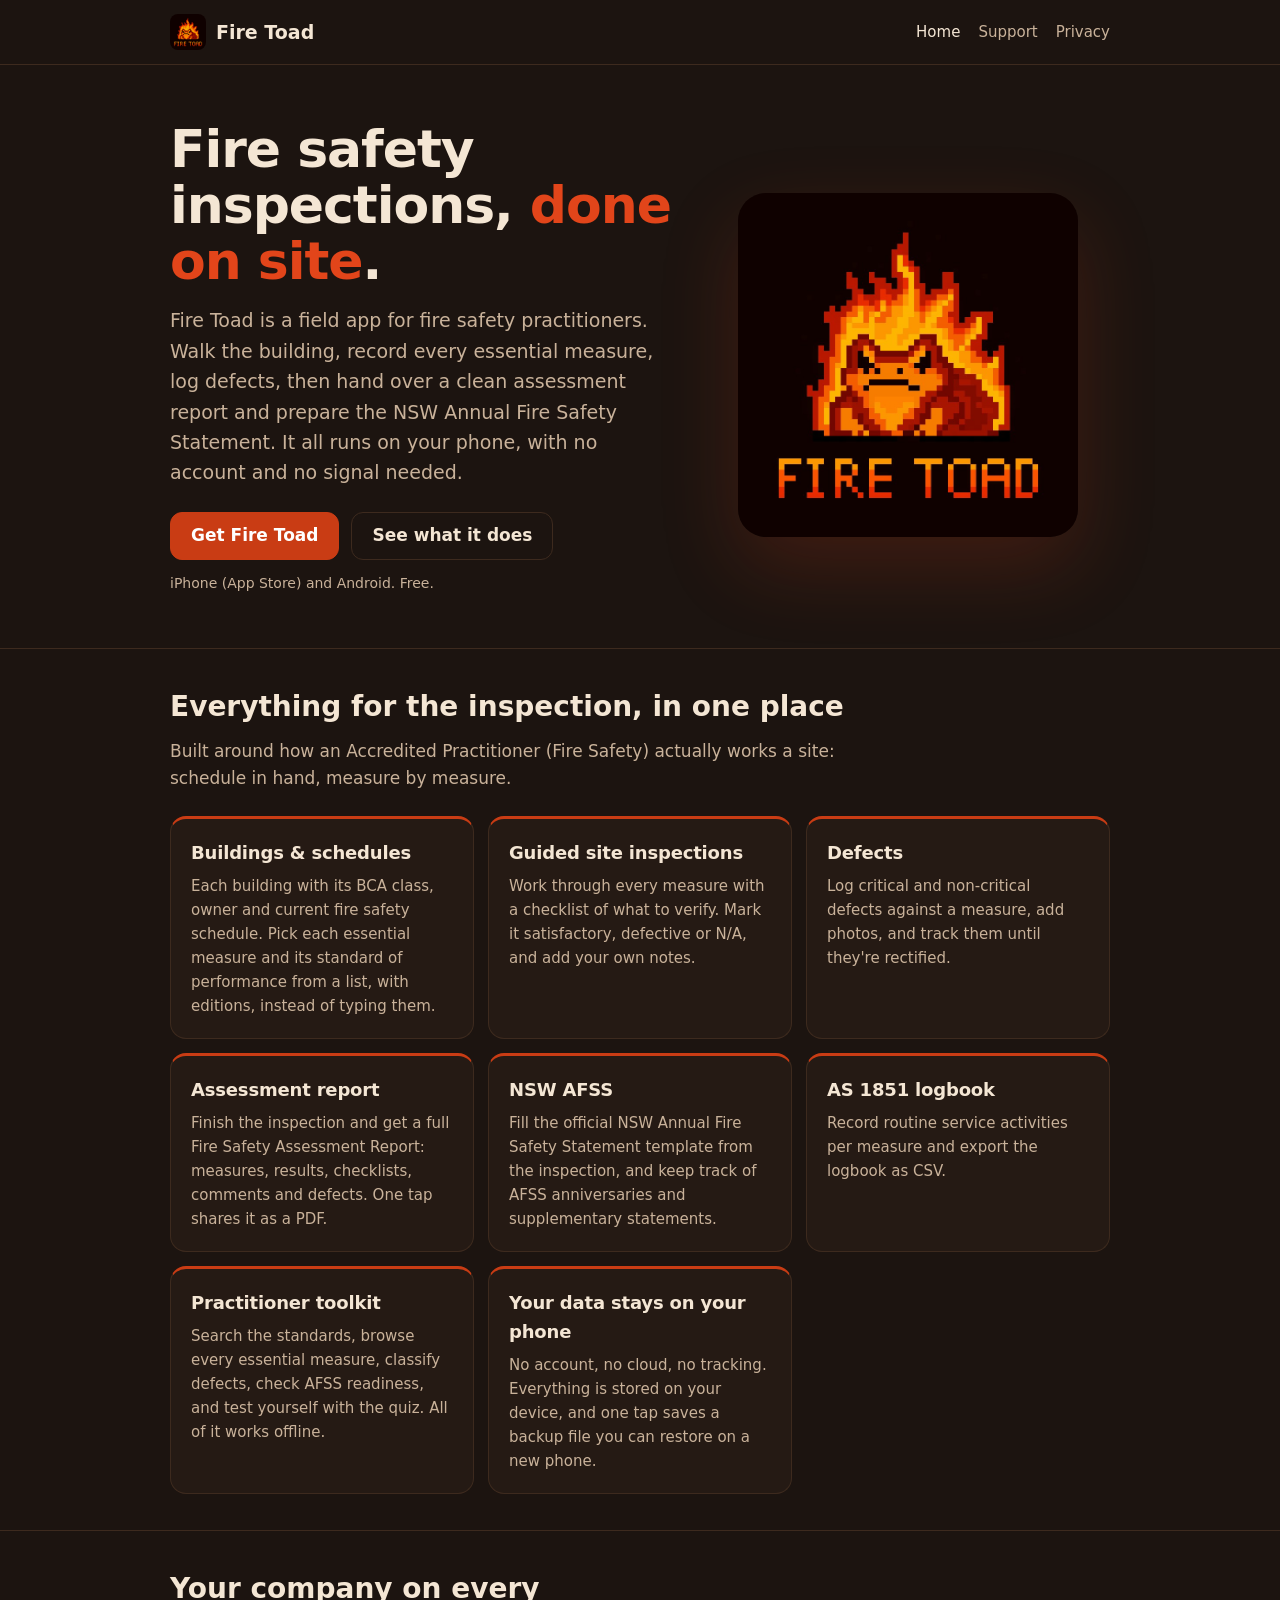
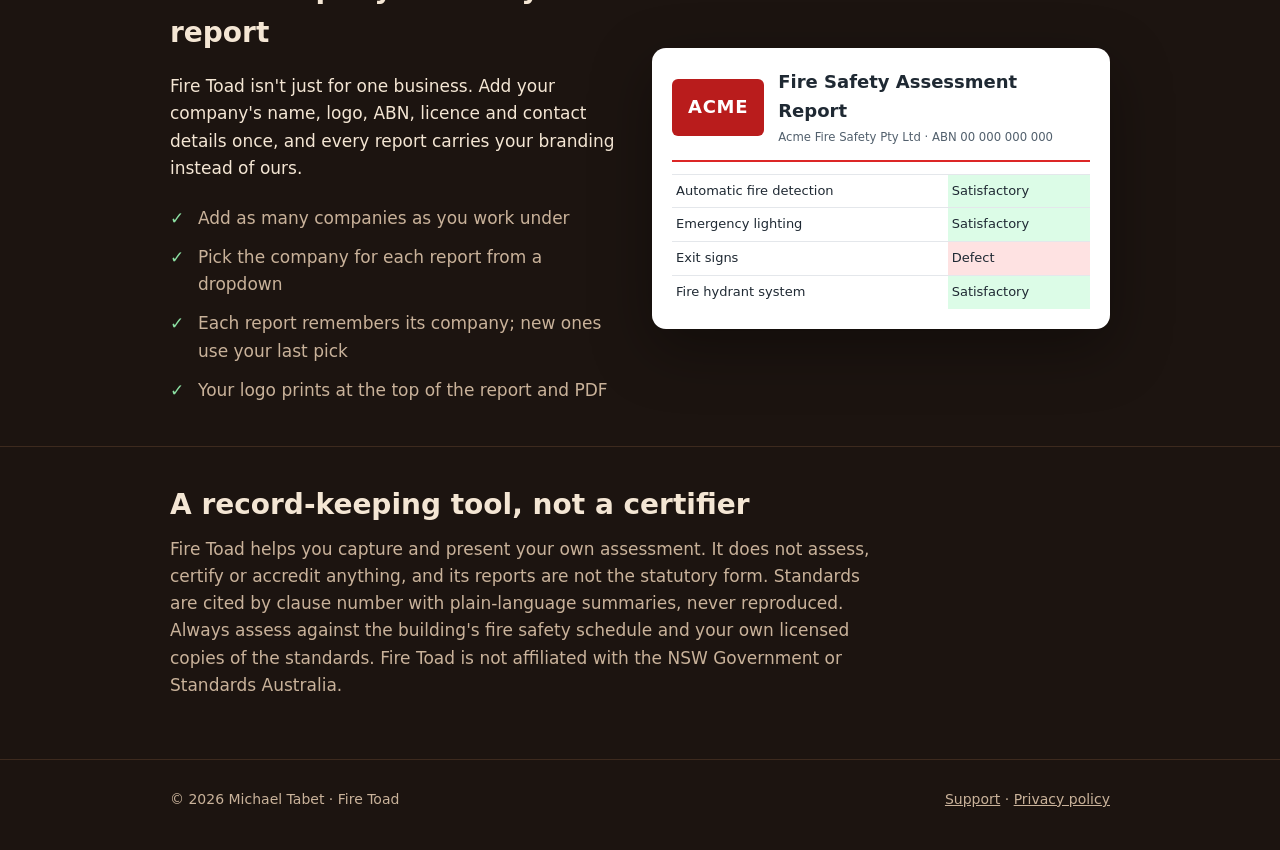
<file: index.html>
<!doctype html>
<html lang="en-AU">
<head>
<meta charset="utf-8">
<meta name="viewport" content="width=device-width, initial-scale=1">
<title>Fire Toad — fire safety inspections, reports and AFSS on your phone</title>
<meta name="description" content="Fire Toad is an offline field app for fire safety practitioners: buildings and schedules, guided site inspections, defects, a branded assessment report and the NSW AFSS form. Put your own company on every report.">
<meta property="og:title" content="Fire Toad — fire safety inspections on your phone">
<meta property="og:description" content="Guided inspections, defects, a branded assessment report and the NSW AFSS form. Works offline. Your company on every report.">
<meta property="og:image" content="firetoad-logo.jpg">
<meta name="theme-color" content="#1c1410">
<link rel="icon" href="firetoad-logo.jpg">
<link rel="apple-touch-icon" href="apple-touch-icon.png">
<link rel="stylesheet" href="style.css">
</head>
<body>
<header class="top">
  <div class="wrap">
    <a class="brand" href="./"><img src="firetoad-logo.jpg" alt="">Fire Toad</a>
    <nav class="links" aria-label="Site">
      <a href="./" aria-current="page">Home</a>
      <a href="support/">Support</a>
      <a href="privacy/">Privacy</a>
    </nav>
  </div>
</header>

<main>
  <div class="wrap hero">
    <div>
      <h1>Fire safety inspections, <em>done on site</em>.</h1>
      <p class="lead">Fire Toad is a field app for fire safety practitioners. Walk the building, record every essential measure, log defects, then hand over a clean assessment report and prepare the NSW Annual Fire Safety Statement. It all runs on your phone, with no account and no signal needed.</p>
      <div class="cta">
        <a class="btn primary" href="support/">Get Fire Toad</a>
        <a class="btn" href="#features">See what it does</a>
      </div>
      <p class="note">iPhone (App Store) and Android. Free.</p>
    </div>
    <img class="logo" src="firetoad-logo.jpg" alt="The Fire Toad logo: a pixel-art toad in flames">
  </div>

  <section id="features">
    <div class="wrap">
      <h2>Everything for the inspection, in one place</h2>
      <p class="sub">Built around how an Accredited Practitioner (Fire Safety) actually works a site: schedule in hand, measure by measure.</p>
      <div class="grid">
        <div class="card"><h3>Buildings &amp; schedules</h3><p>Each building with its BCA class, owner and current fire safety schedule. Pick each essential measure and its standard of performance from a list, with editions, instead of typing them.</p></div>
        <div class="card"><h3>Guided site inspections</h3><p>Work through every measure with a checklist of what to verify. Mark it satisfactory, defective or N/A, and add your own notes.</p></div>
        <div class="card"><h3>Defects</h3><p>Log critical and non-critical defects against a measure, add photos, and track them until they're rectified.</p></div>
        <div class="card"><h3>Assessment report</h3><p>Finish the inspection and get a full Fire Safety Assessment Report: measures, results, checklists, comments and defects. One tap shares it as a PDF.</p></div>
        <div class="card"><h3>NSW AFSS</h3><p>Fill the official NSW Annual Fire Safety Statement template from the inspection, and keep track of AFSS anniversaries and supplementary statements.</p></div>
        <div class="card"><h3>AS 1851 logbook</h3><p>Record routine service activities per measure and export the logbook as CSV.</p></div>
        <div class="card"><h3>Practitioner toolkit</h3><p>Search the standards, browse every essential measure, classify defects, check AFSS readiness, and test yourself with the quiz. All of it works offline.</p></div>
        <div class="card"><h3>Your data stays on your phone</h3><p>No account, no cloud, no tracking. Everything is stored on your device, and one tap saves a backup file you can restore on a new phone.</p></div>
      </div>
    </div>
  </section>

  <section id="your-company">
    <div class="wrap brandstrip">
      <div>
        <h2>Your company on every report</h2>
        <p class="sub">Fire Toad isn't just for one business. Add your company's name, logo, ABN, licence and contact details once, and every report carries your branding instead of ours.</p>
        <ul class="checks">
          <li>Add as many companies as you work under</li>
          <li>Pick the company for each report from a dropdown</li>
          <li>Each report remembers its company; new ones use your last pick</li>
          <li>Your logo prints at the top of the report and PDF</li>
        </ul>
      </div>
      <div class="paper" aria-label="Example of a report branded with a company logo">
        <div class="head">
          <div class="co">ACME</div>
          <div><strong>Fire Safety Assessment Report</strong><small>Acme Fire Safety Pty Ltd · ABN 00 000 000 000</small></div>
        </div>
        <table>
          <tr><td>Automatic fire detection</td><td class="pass">Satisfactory</td></tr>
          <tr><td>Emergency lighting</td><td class="pass">Satisfactory</td></tr>
          <tr><td>Exit signs</td><td class="fail">Defect</td></tr>
          <tr><td>Fire hydrant system</td><td class="pass">Satisfactory</td></tr>
        </table>
      </div>
    </div>
  </section>

  <section>
    <div class="wrap">
      <h2>A record-keeping tool, not a certifier</h2>
      <p class="sub">Fire Toad helps you capture and present your own assessment. It does not assess, certify or accredit anything, and its reports are not the statutory form. Standards are cited by clause number with plain-language summaries, never reproduced. Always assess against the building's fire safety schedule and your own licensed copies of the standards. Fire Toad is not affiliated with the NSW Government or Standards Australia.</p>
    </div>
  </section>
</main>

<footer class="bottom">
  <div class="wrap">
    <span>© 2026 Michael Tabet · Fire Toad</span>
    <span><a href="support/">Support</a> · <a href="privacy/">Privacy policy</a></span>
  </div>
</footer>
</body>
</html>
</file>
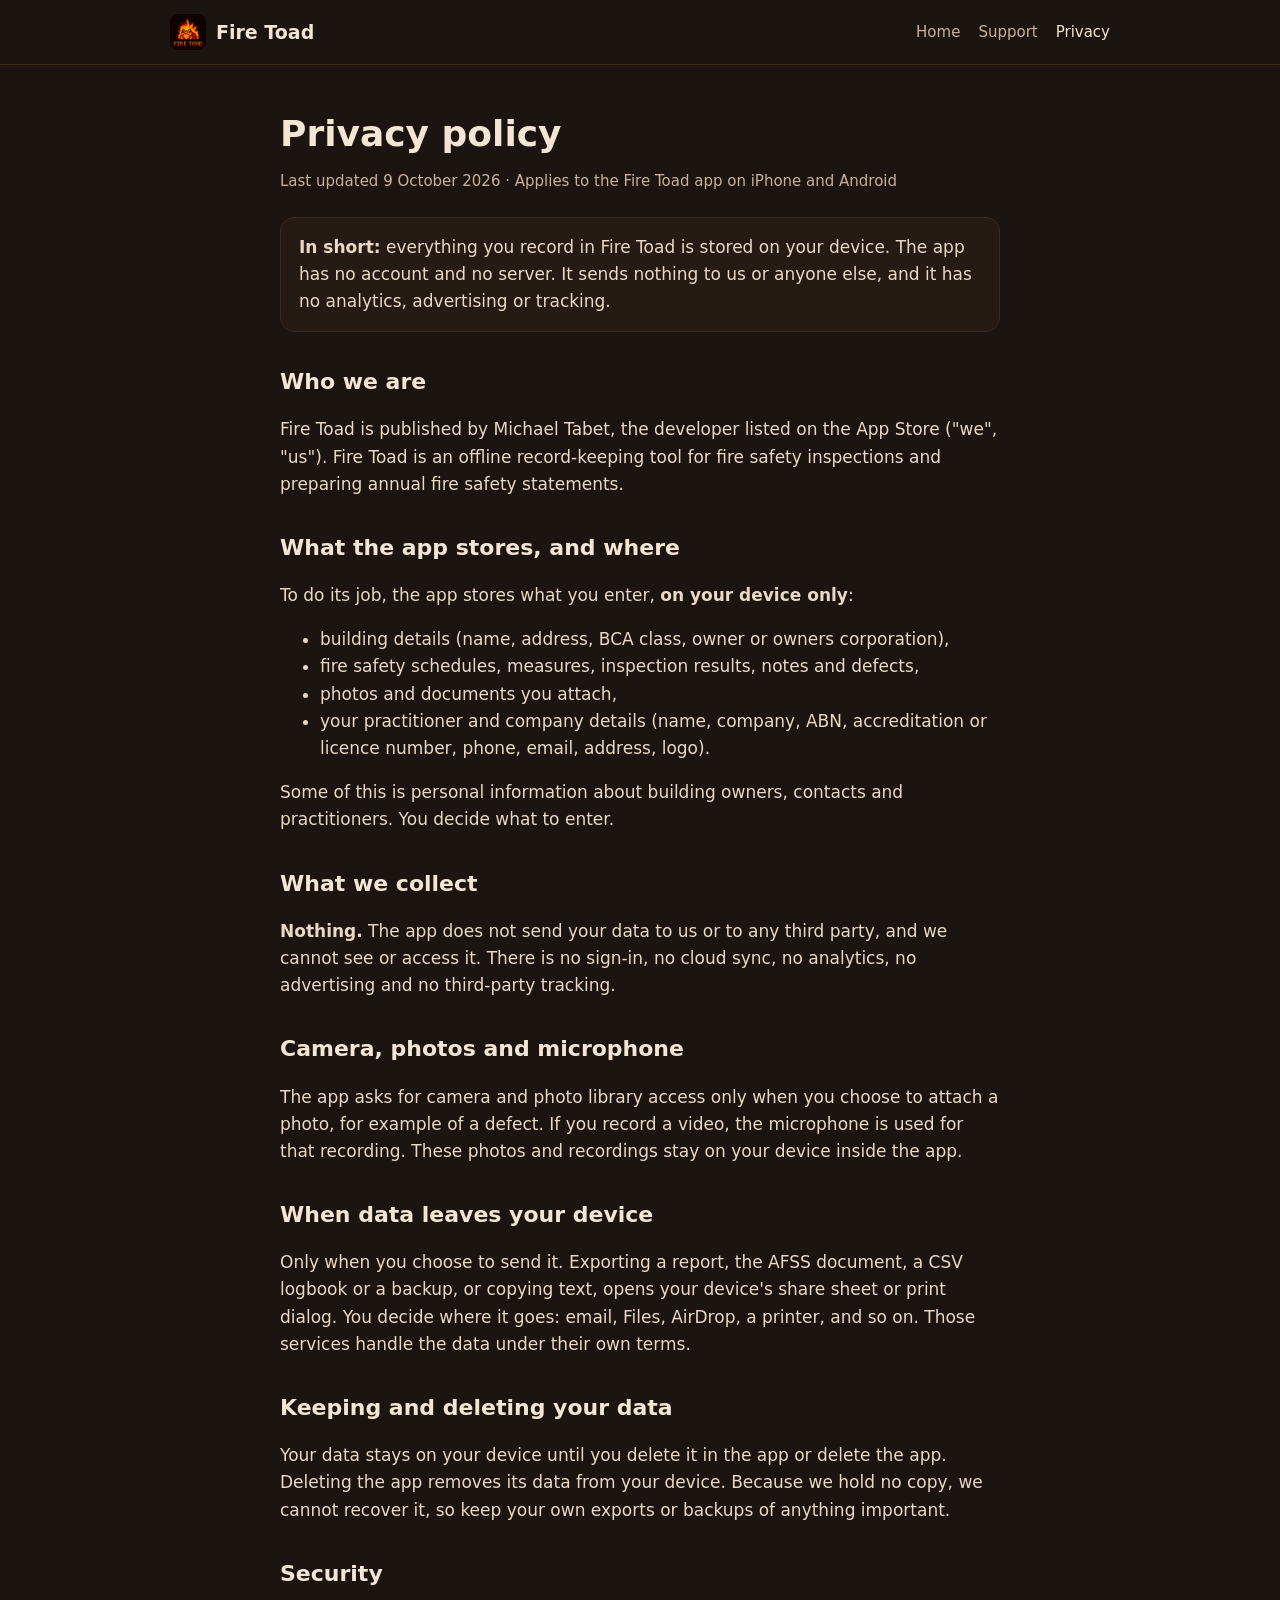
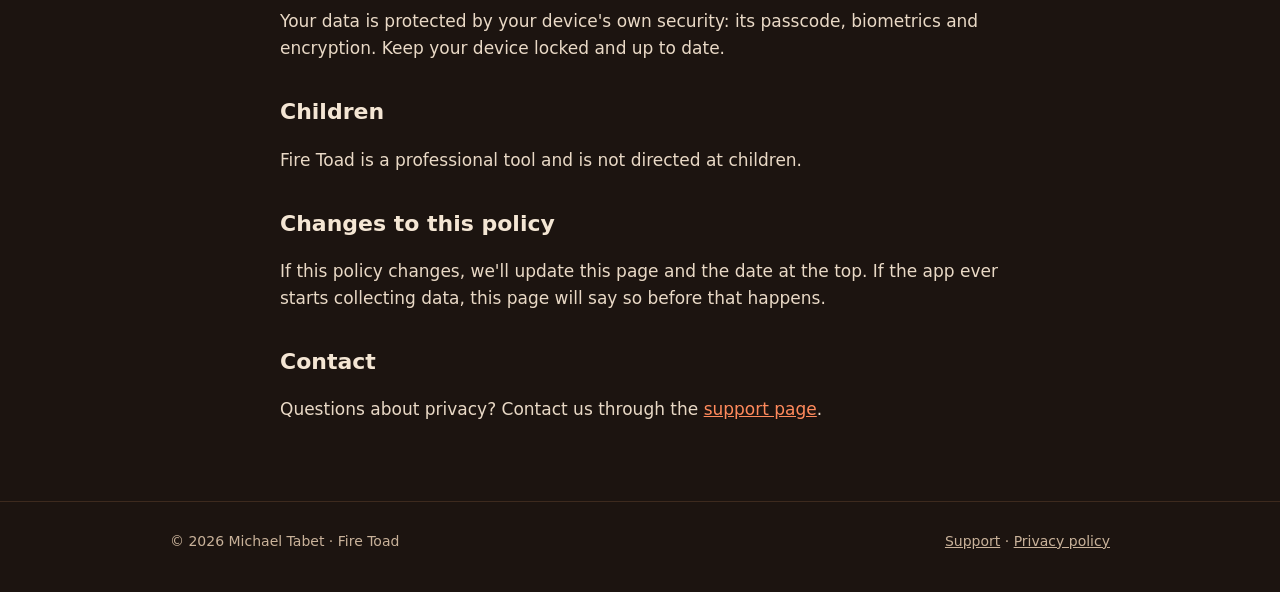
<file: privacy/index.html>
<!doctype html>
<html lang="en-AU">
<head>
<meta charset="utf-8">
<meta name="viewport" content="width=device-width, initial-scale=1">
<title>Privacy policy — Fire Toad</title>
<meta name="description" content="Fire Toad privacy policy: everything you record stays on your device. No account, no cloud, no analytics, no tracking.">
<meta name="theme-color" content="#1c1410">
<link rel="icon" href="../firetoad-logo.jpg">
<link rel="stylesheet" href="../style.css">
</head>
<body>
<header class="top">
  <div class="wrap">
    <a class="brand" href="../"><img src="../firetoad-logo.jpg" alt="">Fire Toad</a>
    <nav class="links" aria-label="Site">
      <a href="../">Home</a>
      <a href="../support/">Support</a>
      <a href="./" aria-current="page">Privacy</a>
    </nav>
  </div>
</header>

<main class="doc">
  <h1>Privacy policy</h1>
  <p class="meta">Last updated 9 October 2026 · Applies to the Fire Toad app on iPhone and Android</p>

  <div class="box">
    <p style="margin:0"><strong>In short:</strong> everything you record in Fire Toad is stored on your device. The app has no account and no server. It sends nothing to us or anyone else, and it has no analytics, advertising or tracking.</p>
  </div>

  <h2>Who we are</h2>
  <p>Fire Toad is published by Michael Tabet, the developer listed on the App Store ("we", "us"). Fire Toad is an offline record-keeping tool for fire safety inspections and preparing annual fire safety statements.</p>

  <h2>What the app stores, and where</h2>
  <p>To do its job, the app stores what you enter, <strong>on your device only</strong>:</p>
  <ul>
    <li>building details (name, address, BCA class, owner or owners corporation),</li>
    <li>fire safety schedules, measures, inspection results, notes and defects,</li>
    <li>photos and documents you attach,</li>
    <li>your practitioner and company details (name, company, ABN, accreditation or licence number, phone, email, address, logo).</li>
  </ul>
  <p>Some of this is personal information about building owners, contacts and practitioners. You decide what to enter.</p>

  <h2>What we collect</h2>
  <p><strong>Nothing.</strong> The app does not send your data to us or to any third party, and we cannot see or access it. There is no sign-in, no cloud sync, no analytics, no advertising and no third-party tracking.</p>

  <h2>Camera, photos and microphone</h2>
  <p>The app asks for camera and photo library access only when you choose to attach a photo, for example of a defect. If you record a video, the microphone is used for that recording. These photos and recordings stay on your device inside the app.</p>

  <h2>When data leaves your device</h2>
  <p>Only when you choose to send it. Exporting a report, the AFSS document, a CSV logbook or a backup, or copying text, opens your device's share sheet or print dialog. You decide where it goes: email, Files, AirDrop, a printer, and so on. Those services handle the data under their own terms.</p>

  <h2>Keeping and deleting your data</h2>
  <p>Your data stays on your device until you delete it in the app or delete the app. Deleting the app removes its data from your device. Because we hold no copy, we cannot recover it, so keep your own exports or backups of anything important.</p>

  <h2>Security</h2>
  <p>Your data is protected by your device's own security: its passcode, biometrics and encryption. Keep your device locked and up to date.</p>

  <h2>Children</h2>
  <p>Fire Toad is a professional tool and is not directed at children.</p>

  <h2>Changes to this policy</h2>
  <p>If this policy changes, we'll update this page and the date at the top. If the app ever starts collecting data, this page will say so before that happens.</p>

  <h2>Contact</h2>
  <p>Questions about privacy? Contact us through the <a href="../support/">support page</a>.</p>
</main>

<footer class="bottom">
  <div class="wrap">
    <span>© 2026 Michael Tabet · Fire Toad</span>
    <span><a href="../support/">Support</a> · <a href="./">Privacy policy</a></span>
  </div>
</footer>
</body>
</html>
</file>
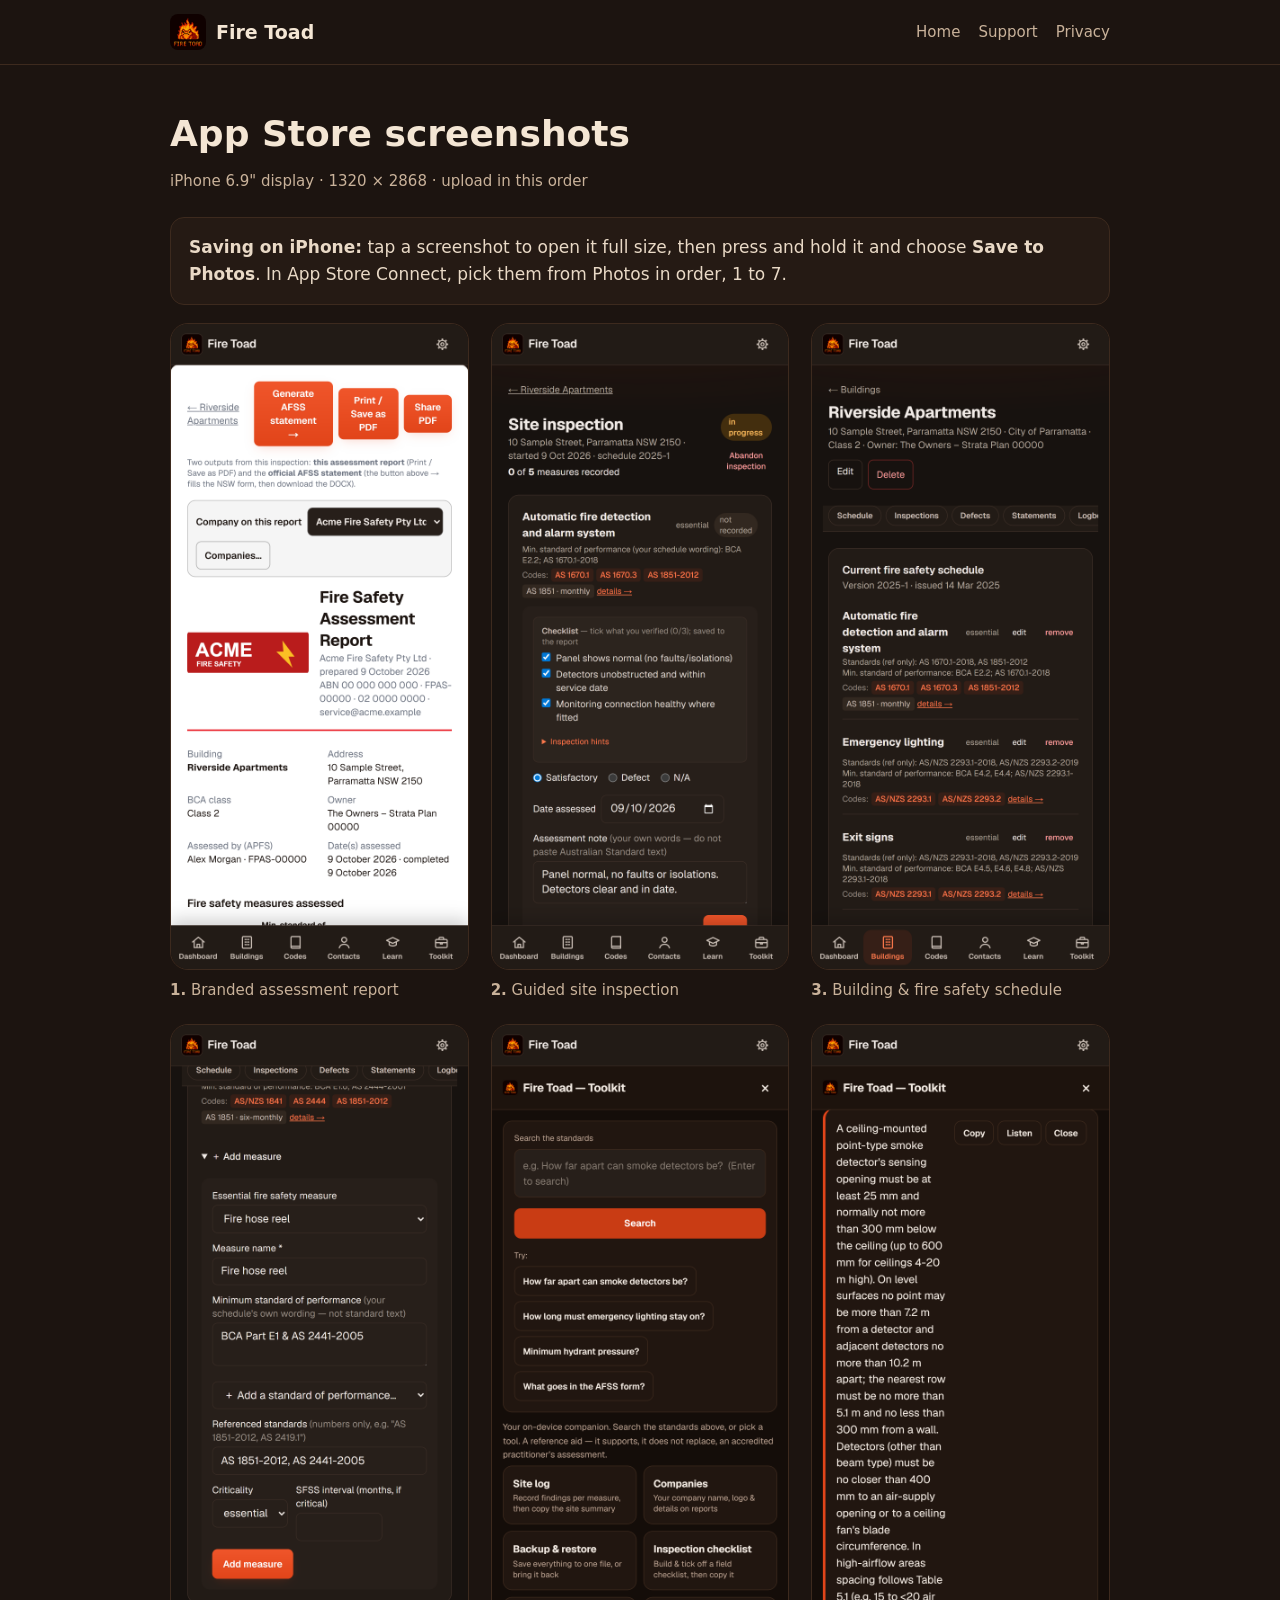
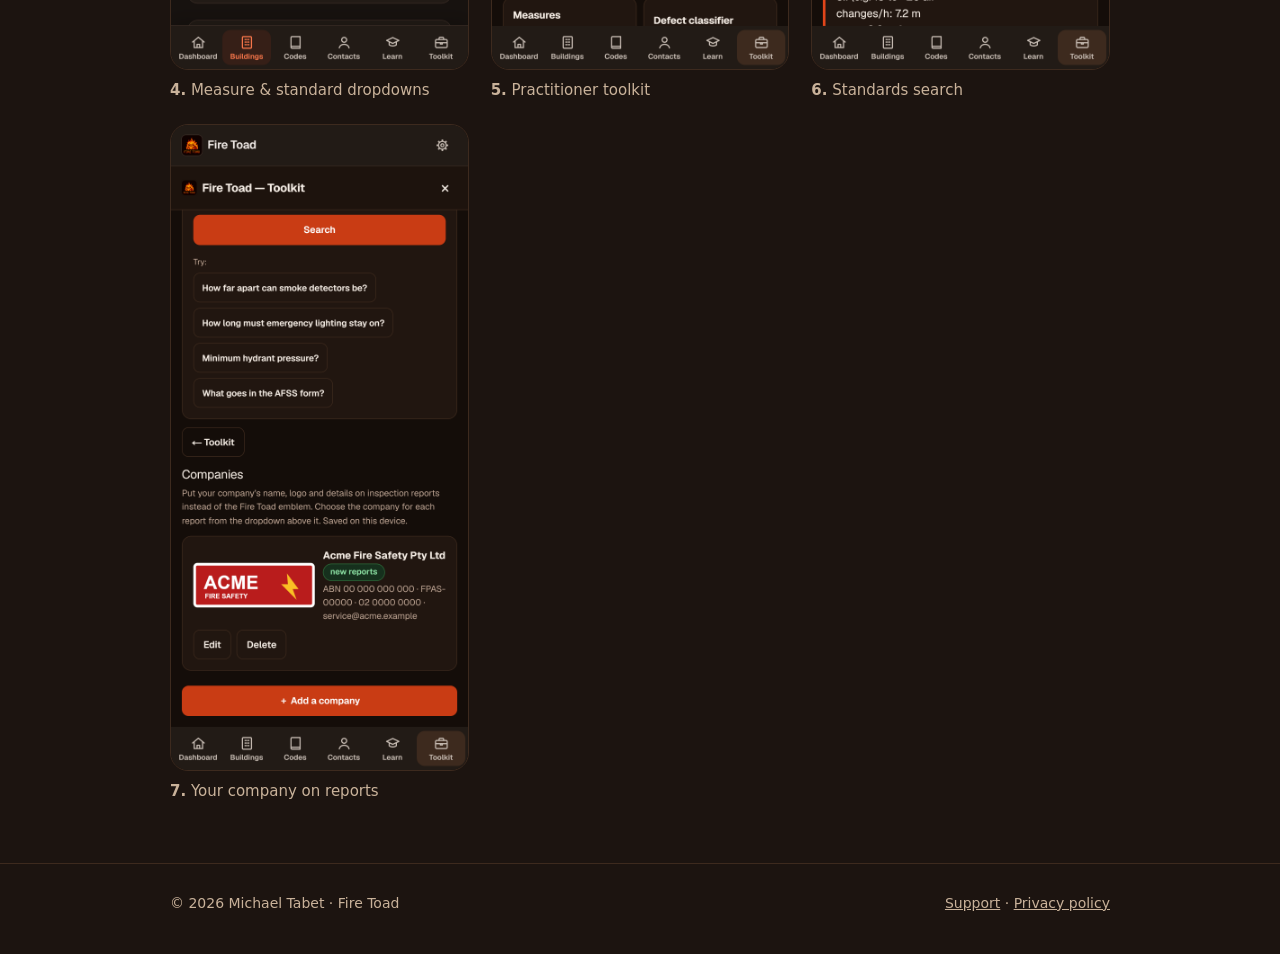
<file: screenshots/index.html>
<!doctype html>
<html lang="en-AU">
<head>
<meta charset="utf-8">
<meta name="viewport" content="width=device-width, initial-scale=1">
<meta name="robots" content="noindex">
<title>Screenshots — Fire Toad</title>
<meta name="theme-color" content="#1c1410">
<link rel="icon" href="../firetoad-logo.jpg">
<link rel="stylesheet" href="../style.css">
<style>
  .shots { display: grid; gap: 22px; grid-template-columns: repeat(auto-fill, minmax(220px, 1fr)); margin-top: 18px; }
  .shot { margin: 0; }
  .shot img { width: 100%; height: auto; border-radius: 18px; border: 1px solid var(--line); display: block; }
  .shot figcaption { margin-top: 8px; color: var(--muted); font-size: 15px; }
</style>
</head>
<body>
<header class="top">
  <div class="wrap">
    <a class="brand" href="../"><img src="../firetoad-logo.jpg" alt="">Fire Toad</a>
    <nav class="links" aria-label="Site">
      <a href="../">Home</a>
      <a href="../support/">Support</a>
      <a href="../privacy/">Privacy</a>
    </nav>
  </div>
</header>
<main class="doc" style="max-width:980px">
  <h1>App Store screenshots</h1>
  <p class="meta">iPhone 6.9" display · 1320 × 2868 · upload in this order</p>
  <div class="box"><p style="margin:0"><strong>Saving on iPhone:</strong> tap a screenshot to open it full size, then press and hold it and choose <strong>Save to Photos</strong>. In App Store Connect, pick them from Photos in order, 1 to 7.</p></div>
  <div class="shots">
    <figure class="shot">
      <a href="01-branded-report.png"><img src="01-branded-report.png" alt="Branded assessment report" loading="lazy" width="1320" height="2868"></a>
      <figcaption><strong>1.</strong> Branded assessment report</figcaption>
    </figure>
    <figure class="shot">
      <a href="02-site-inspection.png"><img src="02-site-inspection.png" alt="Guided site inspection" loading="lazy" width="1320" height="2868"></a>
      <figcaption><strong>2.</strong> Guided site inspection</figcaption>
    </figure>
    <figure class="shot">
      <a href="03-building-schedule.png"><img src="03-building-schedule.png" alt="Building & fire safety schedule" loading="lazy" width="1320" height="2868"></a>
      <figcaption><strong>3.</strong> Building & fire safety schedule</figcaption>
    </figure>
    <figure class="shot">
      <a href="04-measure-dropdowns.png"><img src="04-measure-dropdowns.png" alt="Measure & standard dropdowns" loading="lazy" width="1320" height="2868"></a>
      <figcaption><strong>4.</strong> Measure & standard dropdowns</figcaption>
    </figure>
    <figure class="shot">
      <a href="05-toolkit.png"><img src="05-toolkit.png" alt="Practitioner toolkit" loading="lazy" width="1320" height="2868"></a>
      <figcaption><strong>5.</strong> Practitioner toolkit</figcaption>
    </figure>
    <figure class="shot">
      <a href="06-standards-answer.png"><img src="06-standards-answer.png" alt="Standards search" loading="lazy" width="1320" height="2868"></a>
      <figcaption><strong>6.</strong> Standards search</figcaption>
    </figure>
    <figure class="shot">
      <a href="07-companies.png"><img src="07-companies.png" alt="Your company on reports" loading="lazy" width="1320" height="2868"></a>
      <figcaption><strong>7.</strong> Your company on reports</figcaption>
    </figure>
  </div>
</main>
<footer class="bottom">
  <div class="wrap">
    <span>© 2026 Michael Tabet · Fire Toad</span>
    <span><a href="../support/">Support</a> · <a href="../privacy/">Privacy policy</a></span>
  </div>
</footer>
</body>
</html>
</file>
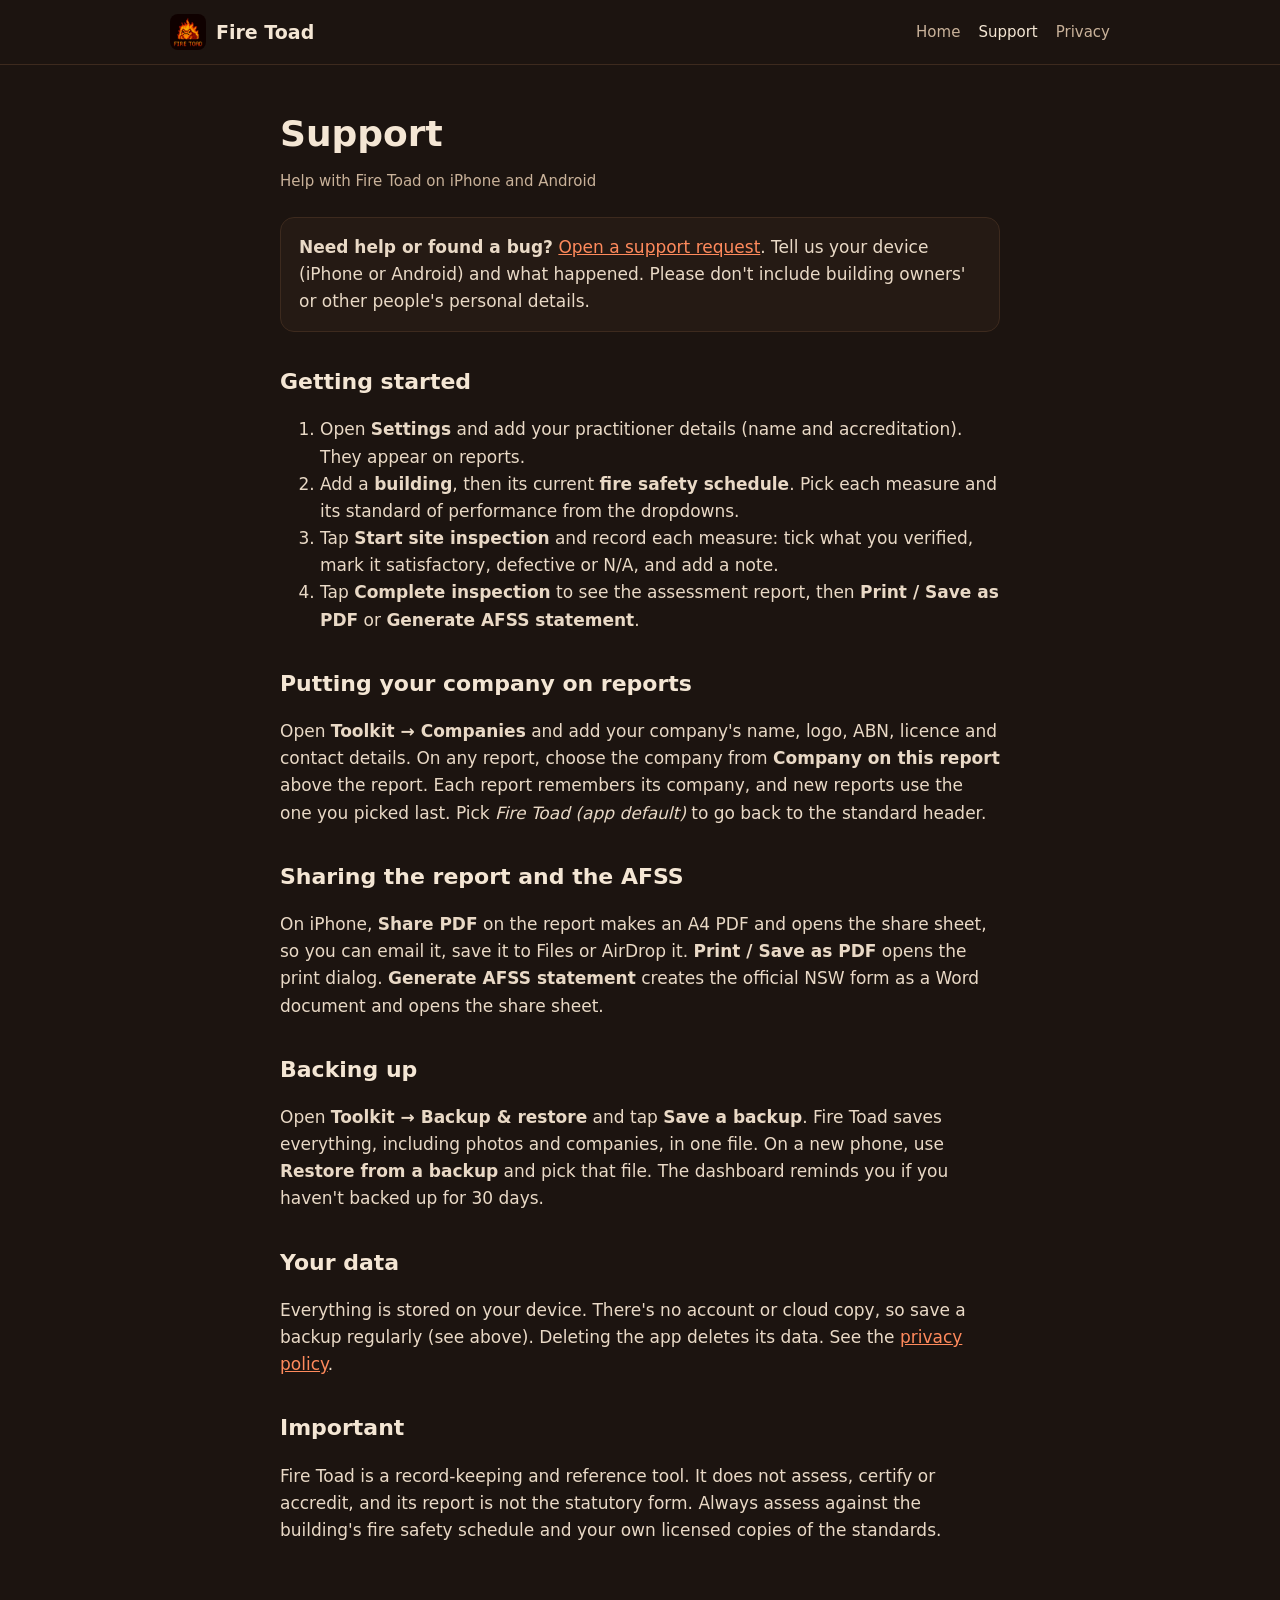
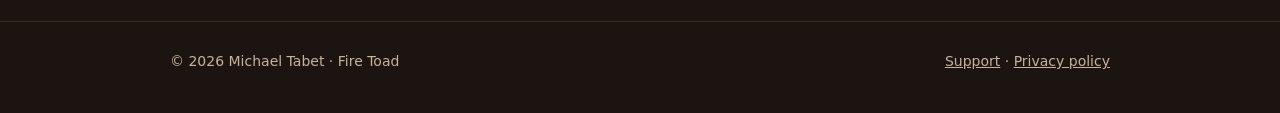
<file: support/index.html>
<!doctype html>
<html lang="en-AU">
<head>
<meta charset="utf-8">
<meta name="viewport" content="width=device-width, initial-scale=1">
<title>Support — Fire Toad</title>
<meta name="description" content="Get help with Fire Toad: getting started, company branding on reports, exporting the report and AFSS, and how to contact us.">
<meta name="theme-color" content="#1c1410">
<link rel="icon" href="../firetoad-logo.jpg">
<link rel="stylesheet" href="../style.css">
</head>
<body>
<header class="top">
  <div class="wrap">
    <a class="brand" href="../"><img src="../firetoad-logo.jpg" alt="">Fire Toad</a>
    <nav class="links" aria-label="Site">
      <a href="../">Home</a>
      <a href="./" aria-current="page">Support</a>
      <a href="../privacy/">Privacy</a>
    </nav>
  </div>
</header>

<main class="doc">
  <h1>Support</h1>
  <p class="meta">Help with Fire Toad on iPhone and Android</p>

  <div class="box">
    <p style="margin:0"><strong>Need help or found a bug?</strong> <a href="https://github.com/burningurine/firetoad/issues/new">Open a support request</a>. Tell us your device (iPhone or Android) and what happened. Please don't include building owners' or other people's personal details.</p>
  </div>

  <h2>Getting started</h2>
  <ol>
    <li>Open <strong>Settings</strong> and add your practitioner details (name and accreditation). They appear on reports.</li>
    <li>Add a <strong>building</strong>, then its current <strong>fire safety schedule</strong>. Pick each measure and its standard of performance from the dropdowns.</li>
    <li>Tap <strong>Start site inspection</strong> and record each measure: tick what you verified, mark it satisfactory, defective or N/A, and add a note.</li>
    <li>Tap <strong>Complete inspection</strong> to see the assessment report, then <strong>Print / Save as PDF</strong> or <strong>Generate AFSS statement</strong>.</li>
  </ol>

  <h2>Putting your company on reports</h2>
  <p>Open <strong>Toolkit → Companies</strong> and add your company's name, logo, ABN, licence and contact details. On any report, choose the company from <strong>Company on this report</strong> above the report. Each report remembers its company, and new reports use the one you picked last. Pick <em>Fire Toad (app default)</em> to go back to the standard header.</p>

  <h2>Sharing the report and the AFSS</h2>
  <p>On iPhone, <strong>Share PDF</strong> on the report makes an A4 PDF and opens the share sheet, so you can email it, save it to Files or AirDrop it. <strong>Print / Save as PDF</strong> opens the print dialog. <strong>Generate AFSS statement</strong> creates the official NSW form as a Word document and opens the share sheet.</p>

  <h2>Backing up</h2>
  <p>Open <strong>Toolkit → Backup &amp; restore</strong> and tap <strong>Save a backup</strong>. Fire Toad saves everything, including photos and companies, in one file. On a new phone, use <strong>Restore from a backup</strong> and pick that file. The dashboard reminds you if you haven't backed up for 30 days.</p>

  <h2>Your data</h2>
  <p>Everything is stored on your device. There's no account or cloud copy, so save a backup regularly (see above). Deleting the app deletes its data. See the <a href="../privacy/">privacy policy</a>.</p>

  <h2>Important</h2>
  <p>Fire Toad is a record-keeping and reference tool. It does not assess, certify or accredit, and its report is not the statutory form. Always assess against the building's fire safety schedule and your own licensed copies of the standards.</p>
</main>

<footer class="bottom">
  <div class="wrap">
    <span>© 2026 Michael Tabet · Fire Toad</span>
    <span><a href="./">Support</a> · <a href="../privacy/">Privacy policy</a></span>
  </div>
</footer>
</body>
</html>
</file>
<file: style.css>
:root {
  --bg: #1c1410;
  --card: #251a14;
  --line: #3d2a1e;
  --text: #f4e6d4;
  --muted: #c9b29a;
  --ember: #e2451a;
  --ember-d: #c93c14;
  --ok: #8ce0a3;
}
* { box-sizing: border-box; }
html { -webkit-text-size-adjust: 100%; }
body {
  margin: 0;
  background: var(--bg);
  color: var(--text);
  font: 17px/1.6 system-ui, -apple-system, "Segoe UI", Roboto, sans-serif;
}
a { color: #ff8a5c; }
a:hover { color: #ffb08f; }
.wrap { max-width: 980px; margin: 0 auto; padding: 0 20px; }
header.top { border-bottom: 1px solid var(--line); }
header.top .wrap { display: flex; align-items: center; justify-content: space-between; gap: 12px; min-height: 64px; }
.brand { display: flex; align-items: center; gap: 10px; color: var(--text); text-decoration: none; font-weight: 800; font-size: 19px; }
.brand img { width: 36px; height: 36px; border-radius: 8px; }
nav.links { display: flex; gap: 18px; font-size: 15px; }
nav.links a { color: var(--muted); text-decoration: none; }
nav.links a:hover, nav.links a[aria-current="page"] { color: var(--text); }

.hero { padding-top: 56px; padding-bottom: 40px; display: grid; gap: 32px; grid-template-columns: 1.25fr 1fr; align-items: center; }
.hero h1 { font-size: clamp(32px, 5vw, 52px); line-height: 1.08; margin: 0 0 16px; letter-spacing: -0.02em; }
.hero h1 em { font-style: normal; color: var(--ember); }
.hero p.lead { font-size: 19px; color: var(--muted); margin: 0 0 24px; }
.hero .logo { width: 100%; max-width: 340px; border-radius: 28px; justify-self: center; box-shadow: 0 30px 80px rgba(226, 69, 26, 0.18); }
.cta { display: flex; flex-wrap: wrap; gap: 12px; }
.btn { display: inline-flex; align-items: center; min-height: 48px; padding: 0 20px; border-radius: 12px; font-weight: 700; text-decoration: none; border: 1px solid var(--line); color: var(--text); }
.btn.primary { background: var(--ember-d); border-color: var(--ember-d); color: #fff; }
.btn.primary:hover { background: var(--ember); color: #fff; }
.note { font-size: 14px; color: var(--muted); margin-top: 12px; }

section { padding: 36px 0; border-top: 1px solid var(--line); }
section h2 { font-size: 28px; margin: 0 0 8px; }
section > .wrap > p.sub { color: var(--muted); margin: 0 0 24px; max-width: 720px; }
.grid { display: grid; gap: 14px; grid-template-columns: repeat(auto-fill, minmax(260px, 1fr)); }
.card { background: var(--card); border: 1px solid var(--line); border-radius: 16px; padding: 20px; }
.card { border-top: 3px solid var(--ember-d); }
.card h3 { margin: 0 0 6px; font-size: 18px; letter-spacing: -0.01em; }
.card p { margin: 0; color: var(--muted); font-size: 15px; }

.brandstrip { display: grid; gap: 24px; grid-template-columns: 1fr 1fr; align-items: center; }
.paper { background: #fff; color: #1f2933; border-radius: 14px; padding: 20px; box-shadow: 0 20px 60px rgba(0, 0, 0, 0.35); font-size: 14px; }
.paper .head { display: flex; gap: 14px; align-items: center; border-bottom: 2px solid #dc2626; padding-bottom: 12px; margin-bottom: 12px; }
.paper .co { background: #b91c1c; color: #fff; font-weight: 800; letter-spacing: 0.04em; border-radius: 6px; padding: 14px 16px; font-size: 18px; }
.paper strong { display: block; font-size: 18px; }
.paper small { color: #52606d; }
.paper table { width: 100%; border-collapse: collapse; font-size: 13px; }
.paper td { border-top: 1px solid #e4e7eb; padding: 6px 4px; }
.paper .pass { background: #dcfce7; }
.paper .fail { background: #fee2e2; }

ul.checks { list-style: none; padding: 0; margin: 0; }
ul.checks li { padding: 6px 0 6px 28px; position: relative; color: var(--muted); }
ul.checks li::before { content: "✓"; position: absolute; left: 0; color: var(--ok); font-weight: 800; }

.doc { max-width: 760px; padding: 40px 20px 60px; margin: 0 auto; }
.doc h1 { font-size: 36px; margin: 0 0 6px; }
.doc h2 { font-size: 22px; margin: 32px 0 8px; }
.doc p, .doc li { color: #e9d9c6; }
.doc .meta { color: var(--muted); font-size: 15px; margin: 0 0 24px; }
.doc .box { background: var(--card); border: 1px solid var(--line); border-radius: 14px; padding: 16px 18px; }

footer.bottom { border-top: 1px solid var(--line); padding: 28px 0 40px; color: var(--muted); font-size: 14px; }
footer.bottom .wrap { display: flex; flex-wrap: wrap; justify-content: space-between; gap: 12px; }
footer.bottom a { color: var(--muted); }

@media (max-width: 760px) {
  .hero, .brandstrip { grid-template-columns: 1fr; }
  .hero { padding-top: 36px; }
  .hero .logo { max-width: 220px; order: -1; }
  nav.links { gap: 12px; font-size: 14px; }
}
</file>
